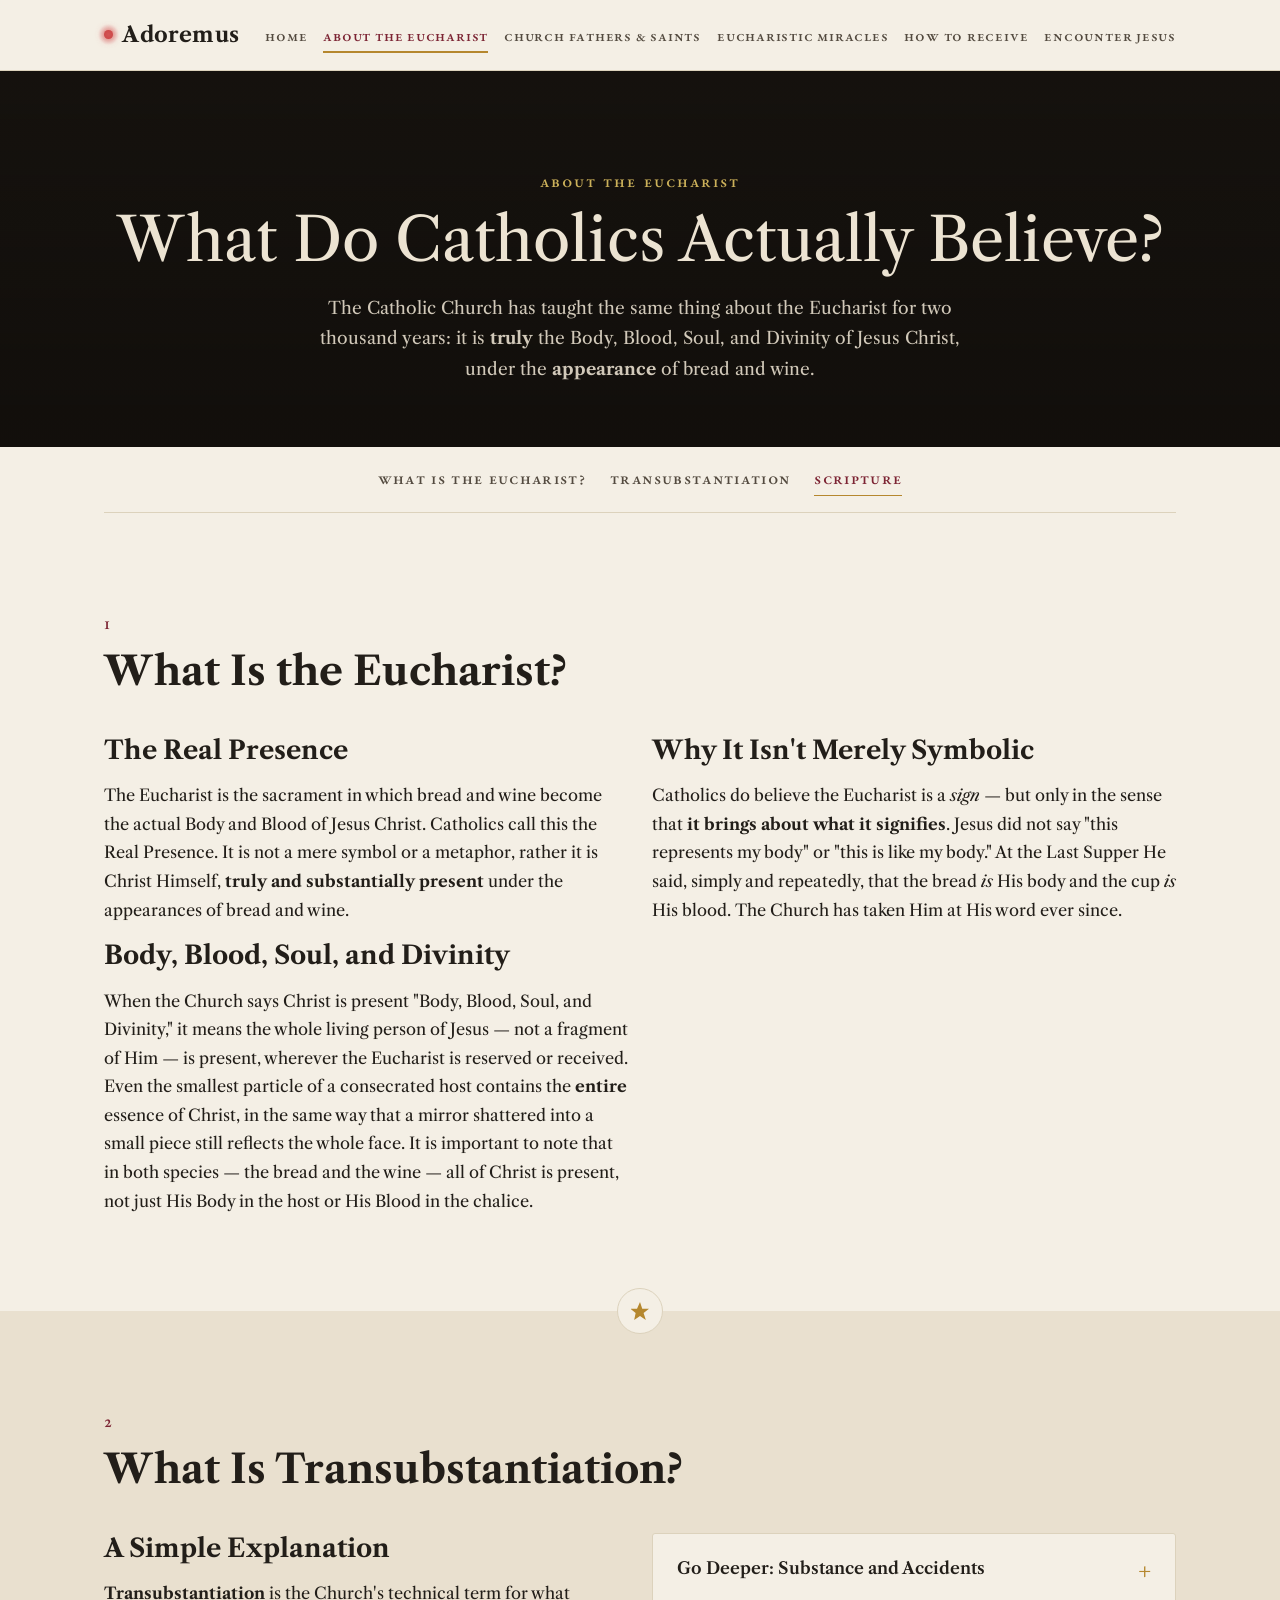
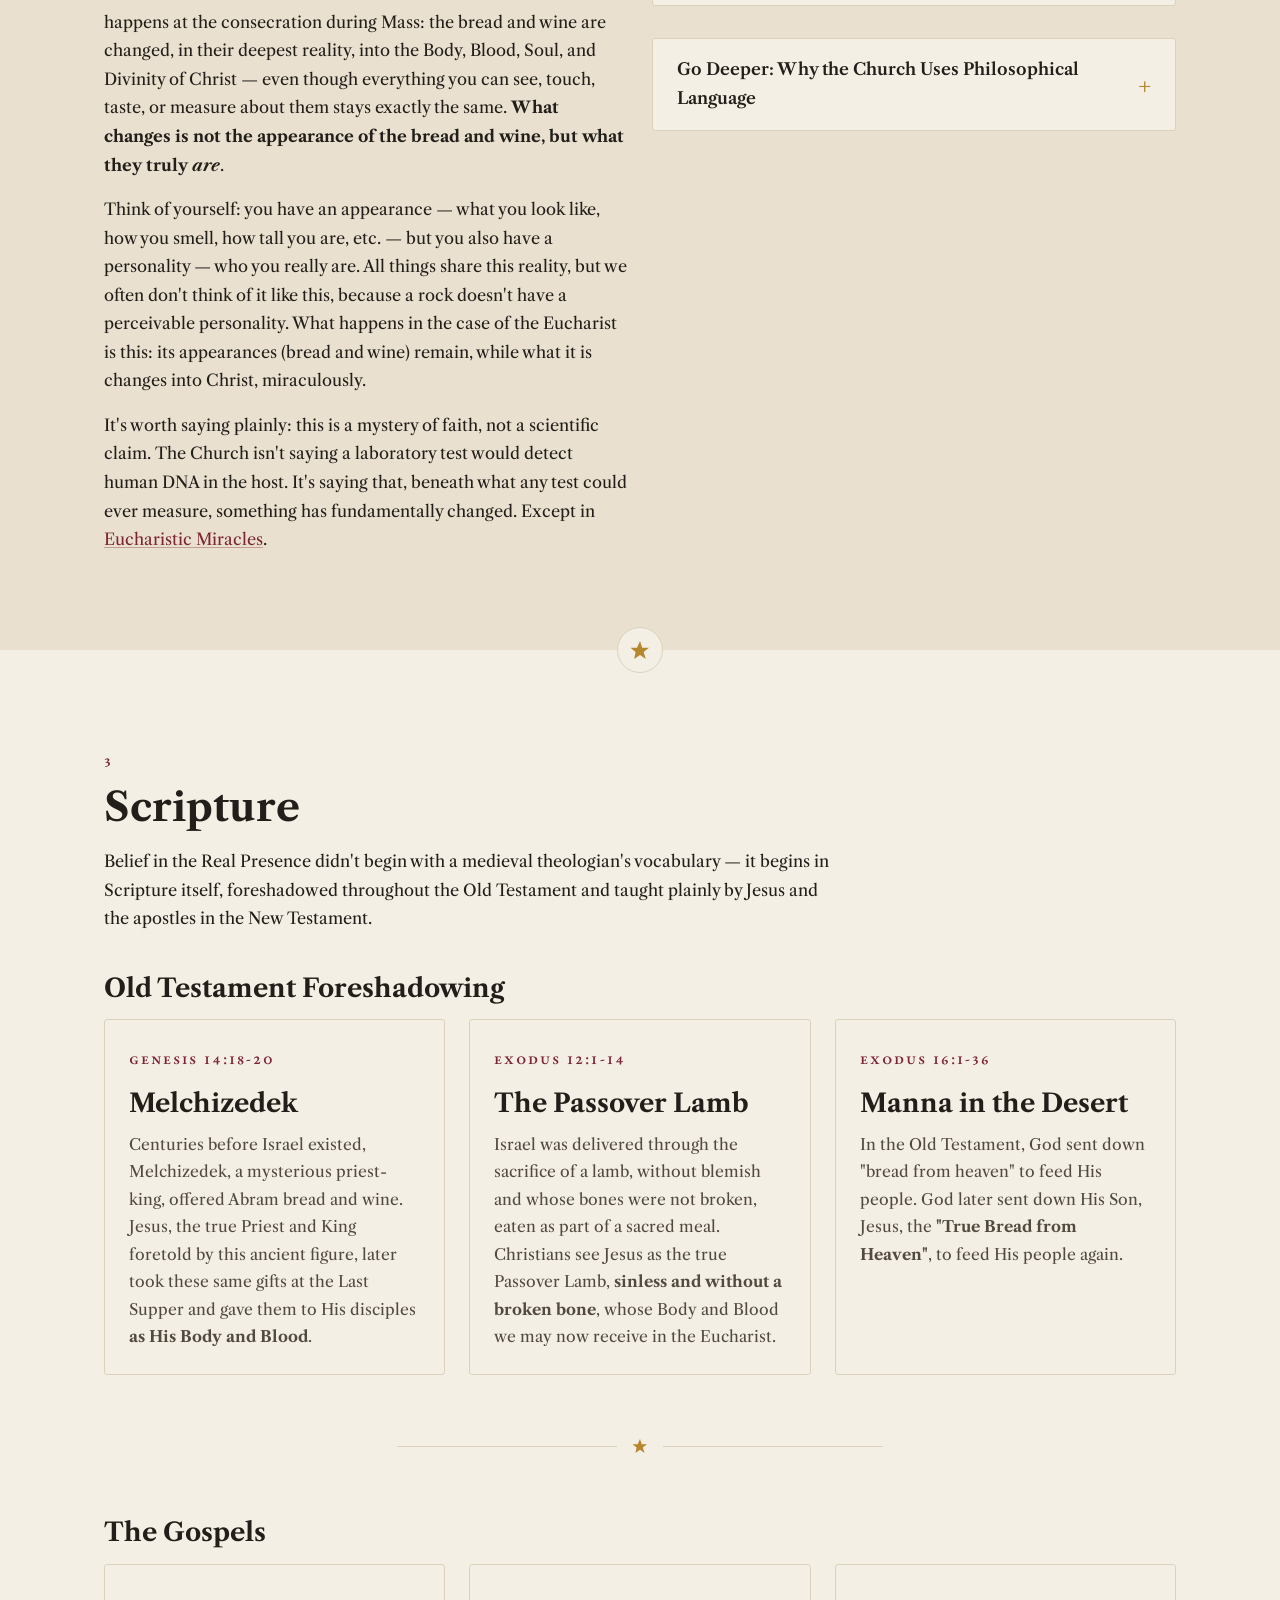
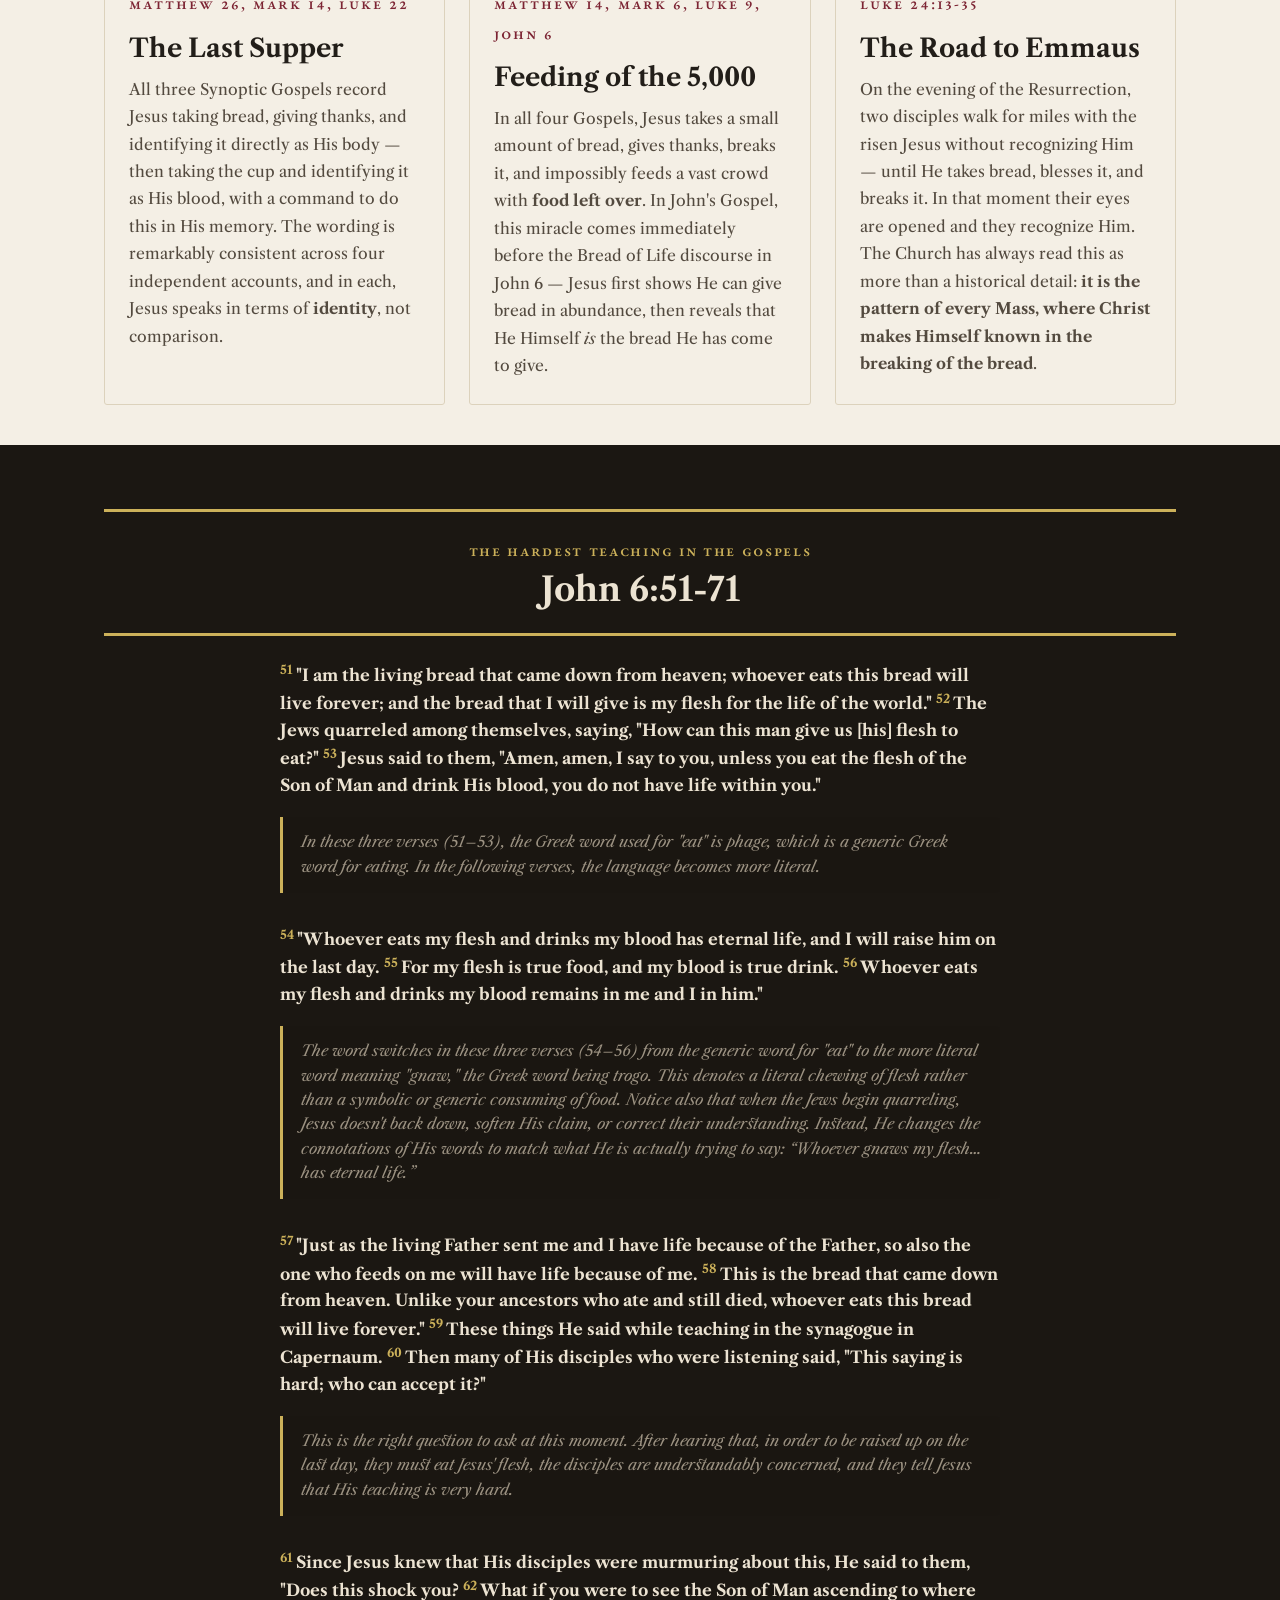
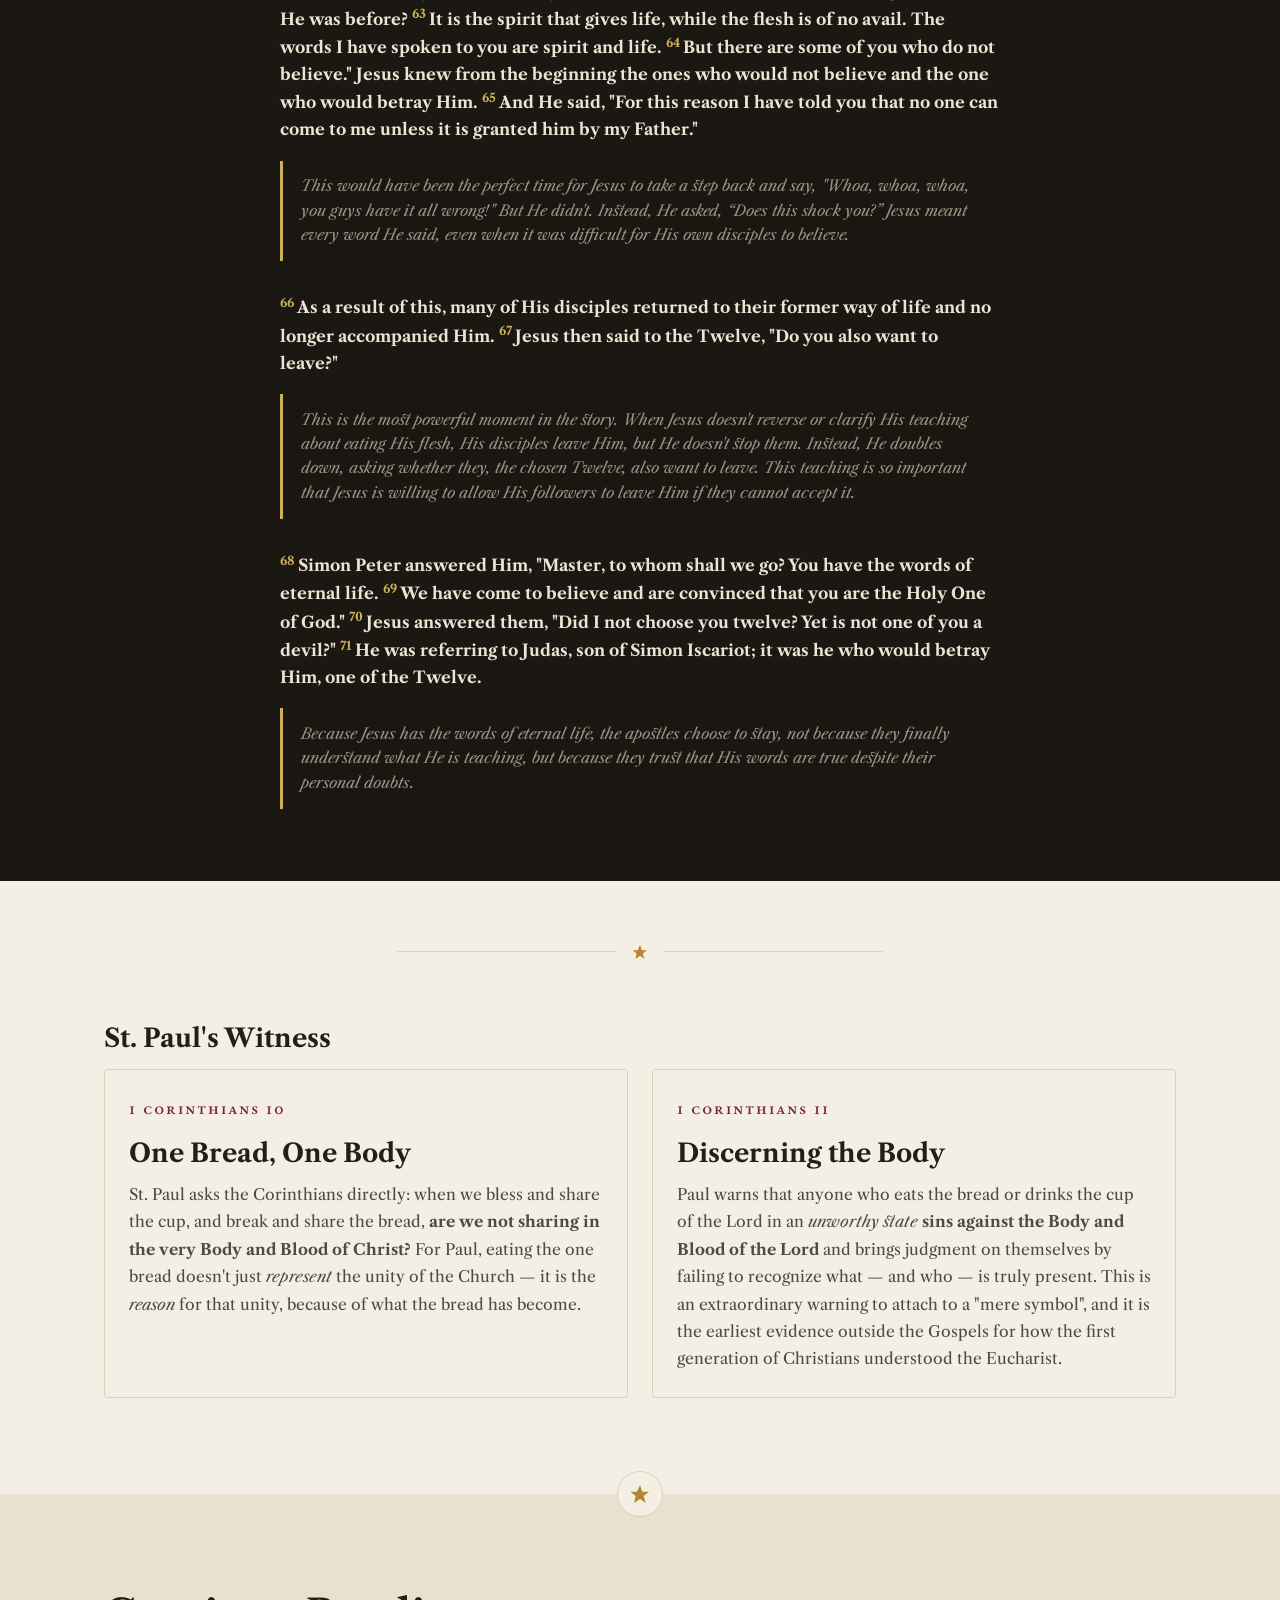
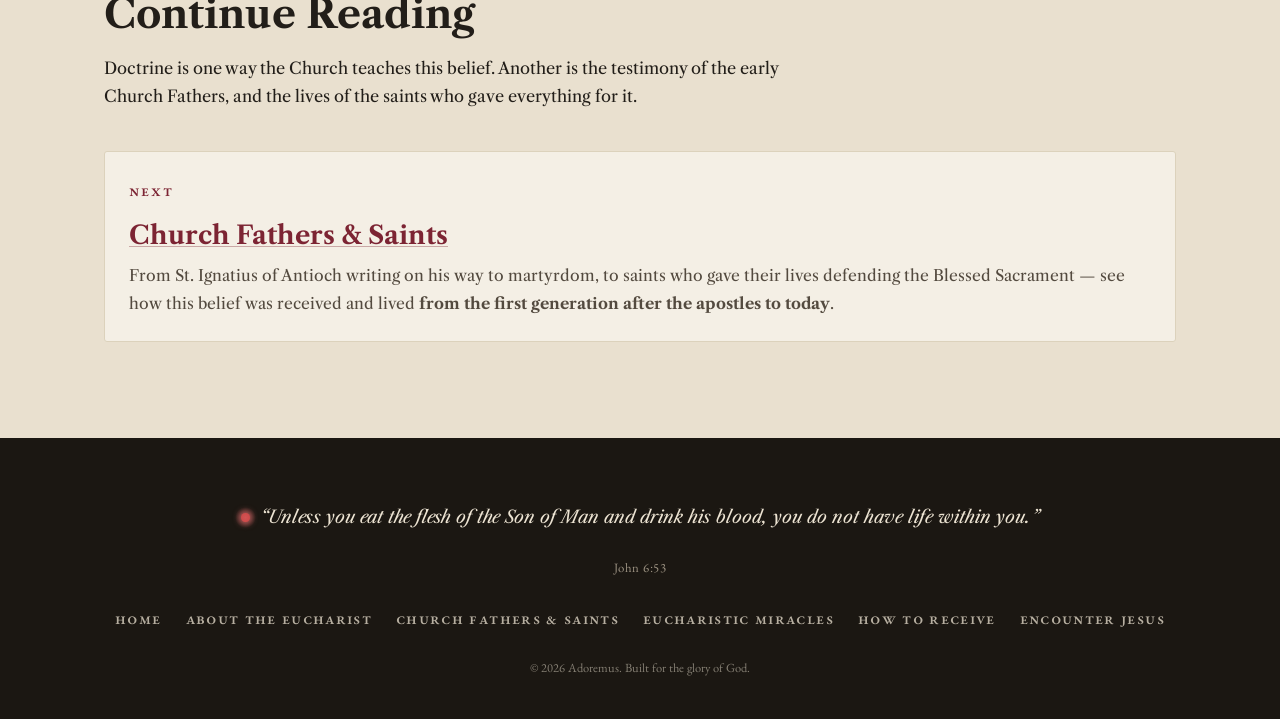
<file: about-eucharist.html>
<!DOCTYPE html>
<html lang="en">
<head>
  <meta charset="UTF-8">
  <meta name="viewport" content="width=device-width, initial-scale=1.0">
  <title>About the Eucharist | Adoremus</title>
  <meta name="description" content="What Catholics believe about the Real Presence of Christ in the Eucharist, transubstantiation, and the scriptural roots of this belief.">
  <link rel="preconnect" href="https://fonts.googleapis.com">
  <link rel="preconnect" href="https://fonts.gstatic.com" crossorigin>
  <link href="https://fonts.googleapis.com/css2?family=Libre+Caslon+Text:ital,wght@0,400;0,700;1,400&family=EB+Garamond:ital,wght@0,400;0,500;0,600;1,400&display=swap" rel="stylesheet">
  <link rel="stylesheet" href="css/style.css">
</head>
<body>

  <div id="site-header"></div>

  <main>

    <header class="page-header page-header--about has-banner">
      <div class="container">
        <span class="eyebrow eyebrow--on-dark">About the Eucharist</span>
        <h1>What Do Catholics Actually Believe?</h1>
        <p>
          The Catholic Church has taught the same thing about the
          Eucharist for two thousand years: it is <b>truly</b> the Body, Blood, Soul, and Divinity of Jesus Christ, under the <b>appearance</b> of bread and wine.
        </p>
      </div>
    </header>

    <div class="container">
      <nav class="subnav" aria-label="On this page">
        <a href="#what-is-the-eucharist">What Is the Eucharist?</a>
        <a href="#transubstantiation">Transubstantiation</a>
        <a href="#scripture">Scripture</a>
      </nav>
    </div>

    <!-- WHAT IS THE EUCHARIST -->
    <section class="section" id="what-is-the-eucharist">
      <div class="container">
        <div class="section-header is-left">
          <span class="eyebrow">1</span>
          <h2>What Is the Eucharist?</h2>
        </div>

        <div class="grid grid--2">
          <div>
            <h3>The Real Presence</h3>
            <p>
              The Eucharist is the sacrament in which bread and wine become the actual Body and Blood of
              Jesus Christ. Catholics call this the Real
              Presence. It is not a mere symbol or a
              metaphor, rather it is Christ Himself, <strong>truly and substantially present</strong>
              under the appearances of bread and wine.
            </p>

            <h3>Body, Blood, Soul, and Divinity</h3>
            <p>
              When the Church says Christ is present "Body, Blood, Soul, and
              Divinity," it means the whole living person of Jesus &mdash;
              not a fragment of Him &mdash; is present, wherever the
              Eucharist is reserved or received. Even the smallest particle
              of a consecrated host contains the <b>entire</b> essence of Christ, in the same
              way that a mirror shattered into a small piece still reflects the
              whole face. It is important to note that in both species &mdash; the bread and the wine &mdash;
              all of Christ is present, not just His Body in the host or His Blood in the chalice.
            </p>
          </div>

          <div>
            <h3>Why It Isn't Merely Symbolic</h3>
            <p>
              Catholics do believe the Eucharist is a <em>sign</em> &mdash;
              but only in the sense that <strong>it brings about what it signifies</strong>.
              Jesus did not say "this represents my body" or "this is like
              my body." At the Last Supper He said, simply and repeatedly,
              that the bread <em>is</em> His body and the cup <em>is</em>
              His blood. The Church has taken Him at His word ever since.
            </p>

            
          </div>
        </div>
      </div>
    </section>

    <!-- TRANSUBSTANTIATION -->
    <section class="section section--alt" id="transubstantiation">
      <div class="container">
        <div class="section-header is-left">
          <span class="eyebrow">2</span>
          <h2>What Is Transubstantiation?</h2>
        </div>

        <div class="grid grid--2">
          <div>
            <h3>A Simple Explanation</h3>
            <p>
              <strong>Transubstantiation</strong> is the Church's technical
              term for what happens at the consecration during Mass: the
              bread and wine are changed, in their deepest reality, into the
              Body, Blood, Soul, and Divinity of Christ &mdash; even though everything you can
              see, touch, taste, or measure about them stays exactly the
              same. <strong>What changes is not the appearance of the bread and
              wine, but what they truly <em>are</em></strong>. 
              </p>
            <p>
              Think of yourself: you have an appearance &mdash; what 
              you look like, how you smell, how tall you are, etc. &mdash; 
              but you also have a personality &mdash; who you really are. 
              All things share this reality, but we often don't think of it like this, 
              because a rock doesn't have a perceivable personality. What happens in the case of the Eucharist is this:
              its appearances (bread and wine) remain, while what it is changes into Christ, miraculously.
            </p>
            <p>
              It's worth saying plainly: this is a mystery of faith, not a
              scientific claim. The Church isn't saying a laboratory test
              would detect human DNA in the host. It's saying that, beneath
              what any test could ever measure, something has fundamentally
              changed. <strongb>Except</strongb> in <a href="eucharistic-miracles.html">Eucharistic Miracles</a>.
            </p>
          </div>

          <div class="stack">
            <details class="accordion-item">
              <summary>Go Deeper: Substance and Accidents</summary>
              <div class="accordion-body">
                <p>
                  Medieval theologians borrowed two terms from philosophy to
                  describe this change: <strong>substance</strong> (what a
                  thing fundamentally <em>is</em>) and
                    <strong>accidents</strong> (its observable qualities &mdash;
                  color, taste, weight, chemical makeup). At the
                  consecration, the substance of the bread and wine becomes
                  the substance of Christ's Body and Blood, while the
                  accidents &mdash; everything measurable &mdash; remain
                  those of bread and wine. To learn more about substance and accidents, <a href="https://aquinasonline.com/substance-and-accident/">click here</a>.
                </p>
              </div>
            </details>

            <details class="accordion-item">
              <summary>Go Deeper: Why the Church Uses Philosophical Language</summary>
              <div class="accordion-body">
                <p>
                  The Church doesn't use this vocabulary because the
                  Eucharist is a science experiment or a philosophy lecture.
                  The precise language exists to <b>protect</b> the mystery from
                  being explained away in either direction &mdash; either
                  reducing the Eucharist to "just a symbol", or imagining
                  some kind of physical transformation that a microscope
                  could detect. The words are there to support something
                  that ultimately exceeds them. 
                </p>
              </div>
            </details>
          </div>
        </div>
      </div>
    </section>

    <!-- SCRIPTURE -->
    <section class="section" id="scripture">
      <div class="container">
        <div class="section-header is-left">
          <span class="eyebrow">3</span>
          <h2>Scripture</h2>
          <p>
            Belief in the Real Presence didn't begin with a medieval
            theologian's vocabulary &mdash; it begins in Scripture itself,
            foreshadowed throughout the Old Testament and taught plainly by
            Jesus and the apostles in the New Testament.
          </p>
        </div>

        <!-- Old Testament -->
        <h3>Old Testament Foreshadowing</h3>
        <div class="grid grid--3">
          <div class="card">
            <span class="eyebrow">Genesis 14:18-20</span>
            <h3>Melchizedek</h3>
            <p>
              Centuries before Israel existed, Melchizedek, a mysterious priest-king, offered Abram bread and wine. 
              Jesus, the true Priest and King foretold by this ancient figure, later took these same gifts at the Last Supper 
              and gave them to His disciples <b>as His Body and Blood</b>.
            </p>
          </div>
          <div class="card">
            <span class="eyebrow">Exodus 12:1-14</span>
            <h3>The Passover Lamb</h3>
            <p>
              Israel was delivered through the sacrifice of a lamb, 
              without blemish and whose bones were not broken, eaten as part of a sacred meal. 
              Christians see Jesus as the true Passover Lamb, <b>sinless and without a broken bone</b>, whose 
              Body and Blood we may now receive in the Eucharist.
            </p>
          </div>
          <div class="card">
            <span class="eyebrow">Exodus 16:1-36</span>
            <h3>Manna in the Desert</h3>
            <p>
              In the Old Testament, God sent down "bread from heaven" to feed His people.
              God later sent down His Son, Jesus, the <b>"True Bread from Heaven"</b>, to feed His people again.
            </p>
          </div>
        </div>

        <div class="divider" role="presentation">
          <svg viewBox="0 0 24 24" fill="currentColor"><path d="M12 0l3 9h9l-7.2 5.5L19.8 24 12 18.5 4.2 24l2-9.5L-1 9h9z"/></svg>
        </div>

       
      <!-- The Gospels -->
<h3>The Gospels</h3>
<div class="grid grid--3">
  <div class="card">
    <span class="eyebrow">Matthew 26, Mark 14, Luke 22</span>
    <h3>The Last Supper</h3>
    <p>
      All three Synoptic Gospels record Jesus taking bread, giving
      thanks, and identifying it directly as His body &mdash; then
      taking the cup and identifying it as His blood, with a command
      to do this in His memory. The wording is remarkably consistent
      across four independent accounts, and in each, Jesus speaks in
      terms of <b>identity</b>, not comparison.
    </p>
  </div>
  <div class="card">
    <span class="eyebrow">Matthew 14, Mark 6, Luke 9, John 6</span>
    <h3>Feeding of the 5,000</h3>
    <p>
      In all four Gospels, Jesus takes a small amount of bread,
      gives thanks, breaks it, and impossibly feeds a
      vast crowd with <b>food left over</b>. In John's Gospel, this miracle
      comes immediately before the Bread of Life discourse in John
      6 &mdash; Jesus first shows He can give bread in abundance,
      then reveals that He Himself <em>is</em> the bread He has come
      to give.
    </p>
  </div>
  <div class="card">
    <span class="eyebrow">Luke 24:13-35</span>
    <h3>The Road to Emmaus</h3>
    <p>
      On the evening of the Resurrection, two disciples walk for
      miles with the risen Jesus without recognizing Him &mdash;
      until He takes bread, blesses it, and breaks it. In that
      moment their eyes are opened and they recognize Him. The
      Church has always read this as more than a historical detail:
      <b>it is the pattern of every Mass, where Christ makes Himself
      known in the breaking of the bread</b>.
    </p>
  </div>
</div>
<!-- John 6:51–71: standalone, distinct section -->

 
<div class="hardest-teaching">
  <div class="verse-banner">
    <p class="verse-banner-label">
      The Hardest Teaching in the Gospels
    </p>
    <h3 class="verse-banner-title">
      John 6:51-71
    </h3>
  </div>
 
  <div class="measure-narrow">
 
    <p class="jn6-verse"><strong>
      <sup>51</sup>"I am the living bread that came down from heaven; whoever eats this bread will live forever; and the bread that I will give is my flesh for the life of the world." <sup>52</sup>The Jews quarreled among themselves, saying, "How can this man give us [his] flesh to eat?" <sup>53</sup>Jesus said to them, "Amen, amen, I say to you, unless you eat the flesh of the Son of Man and drink His blood, you do not have life within you."
    </strong></p>
 
    <div class="jn6-commentary-wrap">
      <p class="jn6-commentary">
        In these three verses (51&ndash;53), the Greek word used for "eat" is <i>phage</i>, which is a generic Greek word for eating. In the following verses, the language becomes more literal.
      </p>
    </div>
 
    <p class="jn6-verse"><strong>
      <sup>54</sup>"Whoever eats my flesh and drinks my blood has eternal life, and I will raise him on the last day. <sup>55</sup>For my flesh is true food, and my blood is true drink. <sup>56</sup>Whoever eats my flesh and drinks my blood remains in me and I in him."
    </strong></p>
 
    <div class="jn6-commentary-wrap">
      <p class="jn6-commentary">
        The word switches in these three verses (54&ndash;56) from the generic word for "eat" to the more literal word meaning "gnaw," the Greek word being <i>trogo</i>. This denotes a literal chewing of flesh rather than a symbolic or generic consuming of food. Notice also that when the Jews begin quarreling, Jesus doesn't back down, soften His claim, or correct their understanding. Instead, He changes the connotations of His words to match what He is actually trying to say: <q>Whoever gnaws my flesh&hellip; has eternal life.</q>
      </p>
    </div>
 
    <p class="jn6-verse"><strong>
      <sup>57</sup>"Just as the living Father sent me and I have life because of the Father, so also the one who feeds on me will have life because of me. <sup>58</sup>This is the bread that came down from heaven. Unlike your ancestors who ate and still died, whoever eats this bread will live forever." <sup>59</sup>These things He said while teaching in the synagogue in Capernaum. <sup>60</sup>Then many of His disciples who were listening said, "This saying is hard; who can accept it?"
    </strong></p>
 
    <div class="jn6-commentary-wrap">
      <p class="jn6-commentary">
        This is the right question to ask at this moment. After hearing that, in order to be raised up on the last day, they must eat Jesus' flesh, the disciples are understandably concerned, and they tell Jesus that His teaching is very hard.
      </p>
    </div>
 
    <p class="jn6-verse"><strong>
      <sup>61</sup>Since Jesus knew that His disciples were murmuring about this, He said to them, "Does this shock you?
      <sup>62</sup>What if you were to see the Son of Man ascending to where He was before?
      <sup>63</sup>It is the spirit that gives life, while the flesh is of no avail. The words I have spoken to you are spirit and life.
      <sup>64</sup>But there are some of you who do not believe."
      Jesus knew from the beginning the ones who would not believe and the one who would betray Him.
      <sup>65</sup>And He said, "For this reason I have told you that no one can come to me unless it is granted him by my Father."
    </strong></p>
 
    <div class="jn6-commentary-wrap">
      <p class="jn6-commentary">
        This would have been the perfect time for Jesus to take a step back and say, "Whoa, whoa, whoa, you guys have it all wrong!" But He didn't. Instead, He asked, <q>Does this shock you?</q> Jesus meant every word He said, even when it was difficult for His own disciples to believe.
      </p>
    </div>
 
    <p class="jn6-verse"><strong>
      <sup>66</sup>As a result of this, many of His disciples returned to their former way of life and no longer accompanied Him.
      <sup>67</sup>Jesus then said to the Twelve, "Do you also want to leave?"
    </strong></p>
 
    <div class="jn6-commentary-wrap">
      <p class="jn6-commentary">
        This is the most powerful moment in the story. When Jesus doesn't reverse or clarify His teaching about eating His flesh, His disciples leave Him, but He doesn't stop them. Instead, He doubles down, asking whether they, the chosen Twelve, also want to leave. This teaching is so important that Jesus is willing to allow His followers to leave Him if they cannot accept it.
      </p>
    </div>
 
    <p class="jn6-verse"><strong>
      <sup>68</sup>Simon Peter answered Him, "Master, to whom shall we go? You have the words of eternal life.
      <sup>69</sup>We have come to believe and are convinced that you are the Holy One of God."
      <sup>70</sup>Jesus answered them, "Did I not choose you twelve? Yet is not one of you a devil?"
      <sup>71</sup>He was referring to Judas, son of Simon Iscariot; it was he who would betray Him, one of the Twelve.
    </strong></p>
 
    <div class="jn6-commentary-wrap">
      <p class="jn6-commentary">
        Because Jesus has the words of eternal life, the apostles choose to stay, not because they finally understand what He is teaching, but because they trust that His words are true despite their personal doubts.
      </p>
    </div>
 
  </div>
</div>
 
<div class="divider" role="presentation">
  <svg viewBox="0 0 24 24" fill="currentColor"><path d="M12 0l3 9h9l-7.2 5.5L19.8 24 12 18.5 4.2 24l2-9.5L-1 9h9z"/></svg>
</div>
        <!-- St Paul -->
        <h3>St. Paul's Witness</h3>
        <div class="grid grid--2">
          <div class="card">
            <span class="eyebrow">1 Corinthians 10</span>
            <h3>One Bread, One Body</h3>
            <p>
              St. Paul asks the Corinthians directly: when we bless and share
              the cup, and break and share the bread, <b>are we not sharing in
              the very Body and Blood of Christ?</b> For Paul, eating the one
              bread doesn't just <em>represent</em> the unity of the Church
              &mdash; it is the <em>reason</em> for that unity, because of what the
              bread has become.
            </p>
          </div>
          <div class="card">
            <span class="eyebrow">1 Corinthians 11</span>
            <h3>Discerning the Body</h3>
            <p>
              Paul warns that anyone who eats the bread or drinks the cup of
              the Lord in an <em>unworthy state</em> <b>sins against the Body and Blood
              of the Lord</b> and brings judgment on themselves by failing to
              recognize what &mdash; and who &mdash; is truly present. This is
              an extraordinary warning to attach to a "mere symbol", and it
              is the earliest evidence outside the Gospels for how the first
              generation of Christians understood the Eucharist.
            </p>
          </div>
        </div>
      </div>
    </section>

    <!-- CONTINUE READING -->
    <section class="section section--alt">
      <div class="container">
        <div class="section-header is-left">
          <h2>Continue Reading</h2>
          <p>
            Doctrine is one way the Church teaches this belief. Another is the
            testimony of the early Church Fathers, and the lives of the
            saints who gave everything for it.
          </p>
        </div>
        <div class="card">
          <span class="eyebrow">Next</span>
          <h3><a href="church-fathers-saints.html">Church Fathers &amp; Saints</a></h3>
          <p> From St. Ignatius of Antioch writing on his way to martyrdom, to saints who gave their lives defending the Blessed Sacrament &mdash; see how this belief was received and lived <strong>from the first generation after the apostles to today</strong>. </p>
        </div>
      </div>
    </section>

  </main>

  <div id="site-footer"></div>

  <script src="js/nav.js"></script>
</body>
</html>
</file>
<file: css/style.css>
/* Adoremus design system v1.1: Libre Caslon Text + EB Garamond. Tokens live in :root; see adoremus-design-system.html */

/* 1. DESIGN TOKENS */
:root {
  --color-ink: #221E19;
  --color-ink-soft: #534A3F;
  --color-parchment: #F4EFE5;
  --color-parchment-deep: #E9E0CF;
  --color-parchment-line: #DCD2BC;
  --color-gold: #B5872E;
  --color-gold-bright: #ccb15a;
  --color-cardinal: #7C2433;
  --color-stone: #9C9282;
  --color-night: #1B1712;
  --color-night-deep: #100D0A;
  --color-night-text: #ECE3D2;
  --color-red-bright: #c93a3a;
  --color-mist: #E7E5DF;
  --font-display: 'Libre Caslon Text', 'Iowan Old Style', Georgia, serif;
  --font-body: 'Libre Caslon Text', Georgia, 'Times New Roman', serif;
  --font-ui: 'EB Garamond', 'Iowan Old Style', Georgia, serif;
  --container: 1120px;
  --container-narrow: 760px;
  --radius: 3px;
  --space-1: 0.5rem;
  --space-2: 1rem;
  --space-3: 1.5rem;
  --space-4: 2.5rem;
  --space-5: 4rem;
  --space-6: 6rem;
  --ease: cubic-bezier(0.4, 0, 0.2, 1);
  --color-gold-deep: #8A6420;
  --color-stone-deep: #6F6657;
  --color-night-lift: #2A2319;
}

/* 2. RESET & BASE */
*,
*::before,
*::after {
  box-sizing: border-box;
}
html {
  scroll-behavior: smooth;
  scroll-padding-top: 90px;
}
body {
  margin: 0;
  font-family: var(--font-body);
  font-size: 1.02rem;
  line-height: 1.75;
  color: var(--color-ink);
  background-color: var(--color-parchment);
  -webkit-font-smoothing: antialiased;
}
img {
  max-width: 100%;
  display: block;
}
a {
  color: var(--color-cardinal);
  text-decoration: underline;
  text-decoration-thickness: 1px;
  text-underline-offset: 2px;
  text-decoration-color: rgba(124, 36, 51, 0.35);
  transition: color 0.2s var(--ease), text-decoration-color 0.2s var(--ease);
}
a:hover {
  color: var(--color-gold-deep);
  text-decoration-color: currentColor;
}
a:focus-visible,
button:focus-visible,
input:focus-visible,
select:focus-visible,
summary:focus-visible {
  outline: 2px solid var(--color-cardinal);
  outline-offset: 3px;
  border-radius: var(--radius);
}

/* 3. TYPOGRAPHY */
h1,
h2,
h3,
h4,
h5 {
  font-family: var(--font-display);
  font-weight: 700;
  line-height: 1.2;
  color: var(--color-ink);
  margin: 0 0 var(--space-2);
}
h1 {
  font-size: clamp(2.4rem, 5vw, 3.8rem);
  font-weight: 400;
}
h2 {
  font-size: clamp(1.8rem, 3.4vw, 2.5rem);
}
h3 {
  font-size: clamp(1.3rem, 2.4vw, 1.6rem);
}
h4 {
  font-size: 1.2rem;
  font-family: var(--font-ui);
  font-weight: 500;
  text-transform: none;
  font-variant-caps: all-small-caps;
  letter-spacing: 0.06em;
  color: var(--color-cardinal);
}
p {
  margin: 0 0 var(--space-2);
}
p:last-child {
  margin-bottom: 0;
}
.lede {
  font-size: 1.2rem;
  color: var(--color-ink-soft);
  max-width: 42rem;
}
.section--night .lede {
  color: rgba(236, 227, 210, 0.85);
}
.eyebrow {
  font-family: var(--font-ui);
  font-size: 1.05rem;
  font-weight: 500;
  letter-spacing: 0.12em;
  text-transform: none;
  font-variant-caps: all-small-caps;
  color: var(--color-cardinal);
  display: inline-block;
  margin-bottom: var(--space-1);
}
.eyebrow--on-dark {
  color: var(--color-gold-bright);
}
blockquote.scripture {
  font-family: var(--font-display);
  font-style: italic;
  font-size: 1.4rem;
  line-height: 1.5;
  color: var(--color-ink);
  border: none;
  margin: var(--space-3) 0;
  padding-left: var(--space-3);
  border-left: 2px solid var(--color-gold);
}
blockquote.scripture cite {
  display: block;
  font-family: var(--font-ui);
  font-style: normal;
  font-size: 1.05rem;
  letter-spacing: 0.12em;
  text-transform: none;
  font-variant-caps: all-small-caps;
  color: var(--color-ink-soft);
  margin-top: var(--space-1);
}

/* 4. LAYOUT UTILITIES */
.container {
  max-width: var(--container);
  margin: 0 auto;
  padding: 0 var(--space-3);
}
.section {
  padding: var(--space-6) 0;
}
.section--alt {
  background-color: var(--color-parchment-deep);
}
.section--mist {
  background-color: var(--color-mist);
}
.section--mist .card {
  background: var(--color-parchment);
}
.section--night {
  background-color: var(--color-night);
  color: var(--color-night-text);
}
.section--night h1,
.section--night h2,
.section--night h3,
.section--night strong {
  color: var(--color-night-text);
}
.section--night a {
  color: var(--color-gold-bright);
}
.section-header {
  max-width: 46rem;
  margin: 0 auto var(--space-4);
  text-align: center;
}
.section-header.is-left {
  margin: 0 0 var(--space-4);
  text-align: left;
}
.grid {
  display: grid;
  gap: var(--space-3);
}
.grid--2 {
  grid-template-columns: repeat(2, 1fr);
}
.grid--3 {
  grid-template-columns: repeat(3, 1fr);
}
.grid--4 {
  grid-template-columns: repeat(4, 1fr);
}
@media (max-width: 880px) {
  .grid--3,
  .grid--4 {
    grid-template-columns: repeat(2, 1fr);
  }
}
@media (max-width: 600px) {
  .grid--2,
  .grid--3,
  .grid--4 {
    grid-template-columns: 1fr;
  }
}
.divider {
  display: flex;
  align-items: center;
  justify-content: center;
  gap: var(--space-2);
  margin: var(--space-5) 0;
  color: var(--color-gold);
}
.divider::before,
.divider::after {
  content: '';
  height: 1px;
  width: 100%;
  max-width: 220px;
  background: var(--color-parchment-line);
}
.divider svg {
  width: 14px;
  height: 14px;
  flex-shrink: 0;
}
.section--night .divider::before,
.section--night .divider::after {
  background: rgba(236, 227, 210, 0.18);
}
.lamp {
  position: relative;
  display: inline-block;
  width: 0.55rem;
  height: 0.55rem;
  border-radius: 50%;
  background: var(--color-red-bright);
  box-shadow: 0 0 6px 2px rgba(217, 106, 106, 0.7);
  flex-shrink: 0;
}
.lamp::after {
  content: '';
  position: absolute;
  inset: -6px;
  border-radius: 50%;
  background: radial-gradient(circle, rgba(217, 106, 106, 0.55) 0%, transparent 70%);
  animation: lamp-breathe 4.5s ease-in-out infinite;
}
@keyframes lamp-breathe { 0%, 100% { opacity: 0.55; transform: scale(0.9); } 50% { opacity: 1; transform: scale(1.15); } }
@media (prefers-reduced-motion: reduce) {
  .lamp::after {
    animation: none;
  }
  html {
    scroll-behavior: auto;
  }
}
body.is-good-friday .lamp {
  background: var(--color-stone);
  box-shadow: none;
}
body.is-good-friday .lamp::after {
  content: none;
}

/* 6. HEADER & NAVIGATION */
.site-header {
  position: sticky;
  top: 0;
  z-index: 100;
  background: rgba(244, 239, 229, 0.92);
  backdrop-filter: blur(6px);
  border-bottom: 1px solid var(--color-parchment-line);
}
.header-inner {
  display: flex;
  align-items: center;
  justify-content: space-between;
  padding-top: var(--space-2);
  padding-bottom: var(--space-2);
  gap: var(--space-3);
}
.wordmark {
  display: flex;
  align-items: center;
  gap: 0.6rem;
  font-family: var(--font-display);
  font-weight: 700;
  font-size: 1.35rem;
  color: var(--color-ink);
  text-decoration: none;
  letter-spacing: 0.01em;
  white-space: nowrap;
}
.wordmark:hover {
  color: var(--color-cardinal);
}
.site-nav {
  display: flex;
  align-items: center;
}
.nav-list {
  list-style: none;
  display: flex;
  align-items: center;
  gap: 1rem;
  margin: 0;
  padding: 0;
}
.nav-list a {
  font-family: var(--font-ui);
  font-size: 0.97rem;
  font-weight: 500;
  letter-spacing: 0.05em;
  text-transform: none;
  font-variant-caps: all-small-caps;
  text-decoration: none;
  color: var(--color-ink-soft);
  padding: 0.35rem 0;
  white-space: nowrap;
  border-bottom: 2px solid transparent;
  transition: color 0.2s var(--ease), border-color 0.2s var(--ease);
}
.nav-list a:hover {
  color: var(--color-cardinal);
}
.nav-list a[aria-current="page"] {
  color: var(--color-cardinal);
  border-bottom-color: var(--color-gold);
}
.nav-toggle {
  display: none;
  flex-direction: column;
  justify-content: center;
  gap: 5px;
  width: 36px;
  height: 36px;
  border: none;
  background: transparent;
  cursor: pointer;
  padding: 0;
}
.nav-toggle span {
  display: block;
  width: 100%;
  height: 2px;
  background: var(--color-ink);
  border-radius: 1px;
  transition: transform 0.25s var(--ease), opacity 0.25s var(--ease);
}
@media (max-width: 1150px) {
  .nav-toggle {
    display: flex;
  }
  .site-nav {
    position: absolute;
    top: 100%;
    left: 0;
    right: 0;
    background: var(--color-parchment);
    border-bottom: 1px solid var(--color-parchment-line);
    max-height: 0;
    overflow: hidden;
    transition: max-height 0.3s var(--ease);
  }
  .site-nav.is-open {
    max-height: 70vh;
    overflow-y: auto;
  }
  .nav-list {
    flex-direction: column;
    align-items: flex-start;
    gap: 0;
    padding: var(--space-2) var(--space-3) var(--space-3);
  }
  .nav-list li {
    width: 100%;
  }
  .nav-list a {
    display: block;
    padding: 0.7rem 0;
    border-bottom: 1px solid var(--color-parchment-line);
  }
  .nav-list a[aria-current="page"] {
    border-bottom: 1px solid var(--color-parchment-line);
  }
  .site-nav.is-open ~ .nav-toggle span:nth-child(1),
  .nav-toggle[aria-expanded="true"] span:nth-child(1) {
    transform: translateY(7px) rotate(45deg);
  }
  .nav-toggle[aria-expanded="true"] span:nth-child(2) {
    opacity: 0;
  }
  .nav-toggle[aria-expanded="true"] span:nth-child(3) {
    transform: translateY(-7px) rotate(-45deg);
  }
}

/* 7. HERO (homepage) */
.hero {
  background: radial-gradient(circle at 50% 38%, 
var(--color-night-lift) 0%, var(--color-night) 55%, var(--color-night-deep) 100%);
  color: var(--color-night-text);
  padding: var(--space-6) 0 var(--space-5);
  text-align: center;
  overflow: hidden;
}
.hero-inner {
  display: flex;
  flex-direction: column;
  align-items: center;
}
.host-visual {
  position: relative;
  width: clamp(180px, 28vw, 260px);
  height: clamp(180px, 28vw, 260px);
  margin-bottom: var(--space-4);
}
.host-visual::before {
  content: '';
  position: absolute;
  inset: 0;
  border-radius: 50%;
  background: repeating-conic-gradient(
    from 0deg,
    rgba(217, 179, 106, 0.85) 0deg 3deg,
    transparent 3deg 15deg
  );
  -webkit-mask: radial-gradient(circle, transparent 32%, #000 33%);
  mask: radial-gradient(circle, transparent 32%, #000 33%);
  opacity: 0.9;
  animation: rays-turn 90s linear infinite;
}
@keyframes rays-turn { to { transform: rotate(360deg); } }
@media (prefers-reduced-motion: reduce) {
  .host-visual::before {
    animation: none;
  }
}
.host-visual::after {
  content: '';
  position: absolute;
  inset: 18%;
  border-radius: 50%;
  background: radial-gradient(circle at 50% 42%, 
#FBF6EA 0%, 
#EFE4CC 65%, 
#DCCBA4 100%);
  box-shadow: 0 0 40px 10px rgba(217, 179, 106, 0.35),
    inset 0 0 0 2px rgba(124, 36, 51, 0.18);
}
.host-visual .host-cross {
  position: absolute;
  inset: 0;
  display: flex;
  align-items: center;
  justify-content: center;
  z-index: 2;
}
.host-visual .host-cross svg {
  width: 40%;
  height: 40%;
  opacity: 0.6;
}
.hero h1 {
  font-style: italic;
  color: var(--color-night-text);
  margin-bottom: var(--space-1);
}
.hero cite {
  display: block;
  font-family: var(--font-ui);
  font-style: normal;
  font-size: 1.15rem;
  letter-spacing: 0.12em;
  text-transform: none;
  font-variant-caps: all-small-caps;
  color: var(--color-gold-bright);
  margin-bottom: var(--space-3);
}
.hero p {
  max-width: 38rem;
  margin: 0 auto var(--space-4);
  font-size: 1.15rem;
  color: rgba(236, 227, 210, 0.88);
}
.hero-actions {
  display: flex;
  flex-wrap: wrap;
  gap: var(--space-2);
  justify-content: center;
}

/* 8. BUTTONS */
.button {
  display: inline-flex;
  align-items: center;
  gap: 0.5rem;
  font-family: var(--font-ui);
  font-size: 1.05rem;
  font-weight: 500;
  letter-spacing: 0.1em;
  text-transform: none;
  font-variant-caps: all-small-caps;
  text-decoration: none;
  padding: 0.85rem 1.6rem;
  border: 1px solid var(--color-gold);
  border-radius: var(--radius);
  color: var(--color-night-text);
  background: transparent;
  cursor: pointer;
  transition: background 0.2s var(--ease), color 0.2s var(--ease), border-color 0.2s var(--ease);
}
.button:hover {
  background: var(--color-gold);
  color: var(--color-night-deep);
}
.button--solid {
  background: var(--color-cardinal);
  border-color: var(--color-cardinal);
  color: #fff;
}
.button--solid:hover {
  background: var(--color-gold);
  border-color: var(--color-gold);
  color: var(--color-ink);
}

/* 9. CARDS */
.card {
  background: var(--color-parchment);
  border: 1px solid var(--color-parchment-line);
  border-radius: var(--radius);
  padding: var(--space-3);
  display: flex;
  flex-direction: column;
  gap: var(--space-1);
  text-decoration: none;
  color: var(--color-ink);
  transition: border-color 0.2s var(--ease), transform 0.2s var(--ease), box-shadow 0.2s var(--ease);
}
.section--alt .card {
  background: var(--color-parchment);
}
a.card:hover {
  border-color: var(--color-gold);
  transform: translateY(-2px);
  box-shadow: 0 10px 24px -16px rgba(34, 30, 25, 0.35);
}
.card h3 {
  margin-bottom: 0.25rem;
}
.card p {
  color: var(--color-ink-soft);
  font-size: 0.98rem;
}
.card .eyebrow {
  margin-bottom: 0.4rem;
}
.media-placeholder--tall {
  min-height: 240px;
}

/* 10. CALLOUTS */
.callout {
  background: var(--color-parchment-deep);
  border-left: 3px solid var(--color-gold);
  border-radius: var(--radius);
  padding: var(--space-3);
  margin: var(--space-3) 0;
}
.callout h4 {
  margin-bottom: 0.5rem;
}

/* 11. TIMELINE (Early Church witnesses) */
.timeline {
  position: relative;
  margin: 0;
  padding-left: var(--space-4);
  border-left: 2px solid var(--color-parchment-line);
}
.timeline-item {
  position: relative;
  padding-bottom: var(--space-4);
}
.timeline-item:last-child {
  padding-bottom: 0;
}
.timeline-item::before {
  content: '';
  position: absolute;
  left: calc(-1 * var(--space-4) - 6px);
  top: 0.4rem;
  width: 11px;
  height: 11px;
  border-radius: 50%;
  background: var(--color-parchment);
  border: 2px solid var(--color-gold);
}
.timeline-item h3 {
  margin-bottom: 0.1rem;
}
.timeline-date {
  font-family: var(--font-ui);
  font-size: 1.05rem;
  font-weight: 500;
  letter-spacing: 0.12em;
  text-transform: none;
  font-variant-caps: all-small-caps;
  color: var(--color-ink-soft);
  display: block;
  margin-bottom: 0.5rem;
}
.timeline-item blockquote.scripture {
  font-size: 1.1rem;
  margin: 0.75rem 0;
}

/* 12. ACCORDION (FAQ  "Go Deeper" panels  miracle entries) */
details.accordion-item {
  border: 1px solid var(--color-parchment-line);
  border-radius: var(--radius);
  background: var(--color-parchment);
  margin-bottom: var(--space-2);
  overflow: hidden;
}
details.accordion-item > summary {
  cursor: pointer;
  list-style: none;
  padding: var(--space-2) var(--space-3);
  font-family: var(--font-display);
  font-weight: 600;
  font-size: 1.05rem;
  display: flex;
  align-items: center;
  justify-content: space-between;
  gap: var(--space-2);
}
details.accordion-item > summary::-webkit-details-marker {
  display: none;
}
details.accordion-item > summary::after {
  content: '+';
  font-family: var(--font-ui);
  font-size: 1.4rem;
  font-weight: 400;
  color: var(--color-gold);
  flex-shrink: 0;
  transition: transform 0.2s var(--ease);
}
details.accordion-item[open] > summary::after {
  transform: rotate(45deg);
}
details.accordion-item .accordion-body {
  padding: 0 var(--space-3) var(--space-3);
  border-top: 1px solid var(--color-parchment-line);
  padding-top: var(--space-2);
  color: var(--color-ink-soft);
}
details.accordion-item .accordion-body > *:first-child {
  margin-top: 0;
}
.accordion-note {
  font-family: var(--font-ui);
  font-size: 0.8rem;
  font-style: normal;
  letter-spacing: 0.04em;
  color: var(--color-stone-deep);
}

/* 13. EUCHARISTIC MIRACLES â€” filters & cards */
.field-input {
  font-family: var(--font-ui);
  font-size: 0.85rem;
  padding: 0.55rem 0.8rem;
  border: 1px solid var(--color-stone);
  border-radius: var(--radius);
  background: var(--color-parchment);
  color: var(--color-ink);
}
.field-input {
  min-width: 200px;
}
.miracle-grid {
  display: grid;
  grid-template-columns: repeat(2, 1fr);
  gap: var(--space-3);
}
@media (max-width: 760px) {
  .miracle-grid {
    grid-template-columns: 1fr;
  }
}
.miracle-card {
  border: 1px solid var(--color-parchment-line);
  border-radius: var(--radius);
  background: var(--color-parchment);
  overflow: hidden;
}
.miracle-card[hidden] {
  display: none;
}
.miracle-card > summary {
  cursor: pointer;
  list-style: none;
  padding: var(--space-3);
  display: block;
}
.miracle-card > summary::-webkit-details-marker {
  display: none;
}
.miracle-card h3 {
  margin-bottom: 0.35rem;
}
.miracle-empty {
  text-align: center;
  padding: var(--space-4);
  color: var(--color-stone-deep);
  font-style: italic;
  display: none;
}

/* 14. FOOTER */
.site-footer {
  background: var(--color-night);
  color: var(--color-night-text);
  padding: var(--space-5) 0 var(--space-4);
}
.footer-inner {
  display: flex;
  flex-direction: column;
  align-items: center;
  text-align: center;
  gap: var(--space-3);
}
.footer-lamp {
  display: flex;
  align-items: center;
  gap: 0.6rem;
  font-family: var(--font-display);
  font-style: italic;
  font-size: 1.1rem;
}
.footer-nav {
  display: flex;
  flex-wrap: wrap;
  gap: var(--space-3);
  justify-content: center;
}
.footer-nav a {
  font-family: var(--font-ui);
  font-size: 1.05rem;
  font-weight: 500;
  letter-spacing: 0.08em;
  text-transform: none;
  font-variant-caps: all-small-caps;
  color: rgba(236, 227, 210, 0.75);
  text-decoration: none;
}
.footer-nav a:hover {
  color: var(--color-gold-bright);
}
.footer-copy {
  font-family: var(--font-ui);
  font-size: 0.78rem;
  color: rgba(236, 227, 210, 0.5);
  margin: 0;
}

/* 15. PAGE HEADER (non-home pages) */
.page-header {
  background: var(--color-parchment-deep);
  padding: var(--space-5) 0 var(--space-4);
  text-align: center;
  border-bottom: 1px solid var(--color-parchment-line);
}
.page-header .eyebrow {
  color: var(--color-cardinal);
}
.page-header p {
  max-width: 42rem;
  margin: var(--space-2) auto 0;
  color: var(--color-ink-soft);
  font-size: 1.08rem;
}

/* 16. ON-PAGE SUB-NAVIGATION (jump links) */
.subnav {
  display: flex;
  flex-wrap: wrap;
  gap: var(--space-1) var(--space-3);
  justify-content: center;
  padding: var(--space-2) 0;
}
.subnav a {
  font-family: var(--font-ui);
  font-size: 1.05rem;
  font-weight: 500;
  letter-spacing: 0.08em;
  text-transform: none;
  font-variant-caps: all-small-caps;
  text-decoration: none;
  color: var(--color-ink-soft);
  border-bottom: 1px solid transparent;
  padding-bottom: 2px;
}
.subnav a:hover {
  color: var(--color-cardinal);
  border-bottom-color: var(--color-gold);
}
.section-jump {
  text-align: center;
  margin: var(--space-4) 0 0;
}
.section-jump a {
  font-family: var(--font-ui);
  font-size: 0.85rem;
  font-weight: 600;
  letter-spacing: 0.04em;
  text-decoration: none;
  color: var(--color-cardinal);
  border-bottom: 1px solid rgba(124, 36, 51, 0.35);
  padding-bottom: 2px;
  transition: color 0.2s var(--ease), border-color 0.2s var(--ease);
}
.section-jump a:hover {
  color: var(--color-gold-deep);
  border-bottom-color: currentColor;
}

/* 17. MISC HELPERS */
.text-center {
  text-align: center;
}
.stack {
  display: flex;
  flex-direction: column;
  gap: var(--space-2);
}
.list-clean {
  list-style: none;
  margin: 0;
  padding: 0;
}
.list-clean li {
  padding: 0.5rem 0;
  border-bottom: 1px solid var(--color-parchment-line);
}
.list-clean li:last-child {
  border-bottom: none;
}
.visually-hidden {
  position: absolute;
  width: 1px;
  height: 1px;
  overflow: hidden;
  clip: rect(0 0 0 0);
  white-space: nowrap;
}
@media (max-width: 600px) {
  .section {
    padding: var(--space-5) 0;
  }
  .hero {
    padding: var(--space-5) 0 var(--space-4);
  }
}
:root {
  --color-gold-deep: #8A6420;
  --color-stone-deep: #6F6657;
  --color-night-lift: #2A2319;
}
.miracle-toolbar {
  display: flex;
  flex-direction: column;
  gap: 16px;
  margin-bottom: 44px;
}
.miracle-search {
  width: 100%;
  max-width: 360px;
  padding: 12px 16px;
  font-family: var(--font-ui);
  font-size: .95rem;
  border: 1px solid var(--color-parchment-line);
  border-radius: 3px;
  background: var(--color-parchment);
  color: inherit;
}
.miracle-search:focus {
  outline: 2px solid var(--color-gold);
  outline-offset: 1px;
}
.country-jump {
  font-family: var(--font-ui);
  font-size: 13px;
  line-height: 2;
  color: var(--color-ink-soft);
}
.country-jump a {
  color: var(--color-cardinal);
  text-decoration: none;
}
.country-jump a:hover,
.country-jump a:focus-visible {
  text-decoration: underline;
}
.country-jump .sep {
  color: var(--color-parchment-line);
  margin: 0 2px;
}
.country-section {
  margin-bottom: 58px;
  scroll-margin-top: 24px;
}
.country-heading {
  display: flex;
  align-items: baseline;
  gap: 14px;
  margin-bottom: 22px;
  border-bottom: 1px solid var(--color-parchment-line);
  padding-bottom: 10px;
}
.country-heading h2 {
  font-family: var(--font-display);
  font-weight: 600;
  font-size: 1.4rem;
  letter-spacing: .04em;
  text-transform: uppercase;
  margin: 0;
}
.country-count {
  font-family: var(--font-ui);
  font-size: 16.88px;
  letter-spacing: 0.04em;
  text-transform: none;
  font-variant-caps: all-small-caps;
  color: var(--color-gold-deep);
  white-space: nowrap;
}
.miracle-grid {
  display: grid;
  grid-template-columns: repeat(auto-fill, minmax(240px, 1fr));
  gap: 22px;
}
.miracle-card {
  background: var(--color-parchment);
  border: 1px solid var(--color-parchment-line);
  border-radius: 4px;
  overflow: hidden;
  display: flex;
  flex-direction: column;
}
.miracle-card-image {
  height: 140px;
  background: var(--color-parchment-deep);
  background-size: cover;
  background-position: center;
  display: flex;
  align-items: center;
  justify-content: center;
  font-family: var(--font-ui);
  font-size: 12.5px;
  letter-spacing: .03em;
  color: var(--color-ink-soft);
}
.miracle-card-body {
  padding: 16px 18px 18px;
  display: flex;
  flex-direction: column;
  gap: 8px;
  flex: 1;
}
.miracle-card-meta {
  margin: 0;
  font-family: var(--font-ui);
  font-size: 16.2px;
  letter-spacing: 0.05em;
  text-transform: none;
  font-variant-caps: all-small-caps;
  color: var(--color-cardinal);
}
.miracle-card-body h3 {
  margin: 0;
  font-family: var(--font-display);
  font-size: 1.12rem;
  line-height: 1.3;
}
.miracle-card-desc {
  margin: 2px 0 8px;
  font-size: .92rem;
  line-height: 1.55;
  color: var(--color-ink-soft);
  flex: 1;
}
.miracle-card-link {
  font-family: var(--font-ui);
  font-size: .85rem;
  font-weight: 600;
  color: var(--color-cardinal);
  text-decoration: none;
}
.miracle-card-link:hover,
.miracle-card-link:focus-visible {
  text-decoration: underline;
}
.miracle-empty {
  display: none;
  font-family: var(--font-ui);
  color: var(--color-ink-soft);
  padding: 40px 0;
  text-align: center;
}
@media (max-width:560px) {
  .country-heading {
    flex-wrap: wrap;
  }
}
.hardest-teaching {
  background-color: var(--color-night);
  color: var(--color-night-text);
  margin: var(--space-4) 0;
  width: 100vw;
  position: relative;
  left: 50%;
  margin-left: -50vw;
  padding: var(--space-4) max(var(--space-3), calc((100vw - var(--container)) / 2 + var(--space-3)));
}
.hardest-teaching h3 {
  color: var(--color-night-text);
}
.hardest-teaching .lede {
  color: rgba(236, 227, 210, 0.8);
}
.hardest-teaching .timeline {
  border-left-color: rgba(236, 227, 210, 0.18);
}
.hardest-teaching .timeline-item::before {
  background: var(--color-night);
  border-color: var(--color-gold-bright);
}
.hardest-teaching .timeline-date {
  color: rgba(236, 227, 210, 0.55);
}
.hardest-teaching blockquote.scripture {
  color: var(--color-night-text);
  border-left-color: var(--color-gold-bright);
}
.hardest-teaching blockquote.scripture cite {
  color: rgba(236, 227, 210, 0.6);
}
.receive-grid {
  display: grid;
  grid-template-columns: 1fr 1fr;
  gap: 1rem;
  align-items: start;
}
.receive-branch {
  display: flex;
  flex-direction: column;
  gap: .75rem;
}
.receive-sub-label {
  display: block;
  text-align: center;
  font-size: 14.85px;
  font-weight: 500;
  letter-spacing: 0.06em;
  text-transform: none;
  font-variant-caps: all-small-caps;
  color: var(--color-stone-deep);
  padding: 0 .25rem;
}
.receive-sub-cards {
  display: grid;
  grid-template-columns: 1fr 1fr;
  gap: .6rem;
  padding-left: 1rem;
}
.receive-permitted-badge {
  width: fit-content;
  font-size: 11px;
  border: 1px solid currentColor;
  opacity: .5;
  border-radius: 99px;
  padding: 2px 8px;
  margin-bottom: .5rem;
}

/* BADGE LEGEND (the key below the jump nav) */
.miracle-badge-legend {
  display: flex;
  flex-wrap: wrap;
  gap: 8px 20px;
  margin-top: 12px;
  font-family: var(--font-ui);
  font-size: 12px;
  color: var(--color-ink-soft);
  align-items: center;
}
.miracle-badge-legend span {
  display: flex;
  align-items: center;
  gap: 6px;
}

/* BADGE PILLS */
.miracle-badge {
  font-family: var(--font-ui);
  font-size: 14.18px;
  font-weight: 500;
  letter-spacing: 0.07em;
  text-transform: none;
  font-variant-caps: all-small-caps;
  padding: 3px 9px;
  border-radius: 99px;
  white-space: nowrap;
  flex-shrink: 0;
  line-height: 1.6;
}
.badge--scientific {
  background: #d6f0e8;
  color: #1a5c45;
  border: 1px solid #9adac5;
}
.badge--documented {
  background: #f5ead0;
  color: #6b4a13;
  border: 1px solid #d4b07a;
}
.badge--tradition {
  background: #f0ede8;
  color: #5a5048;
  border: 1px solid #ccc4b4;
}

/* CARD TOP ROW  (meta + badge  side by side) */
.miracle-card-top {
  display: flex;
  align-items: flex-start;
  justify-content: space-between;
  gap: 8px;
  flex-wrap: wrap;
  margin-bottom: 2px;
}
.miracle-card-top .miracle-card-meta {
  margin: 0;
}

/* TEASER  (the always-visible summary  replaces the old full desc) */
.miracle-card-teaser {
  margin: 4px 0 10px;
  font-size: .92rem;
  line-height: 1.58;
  color: var(--color-ink-soft);
  flex: 1;
}

/* EXPANDABLE  <details> / <summary> */

/* EXPANDED CONTENT PANEL */
.miracle-card-desc {
  margin: 0;
  font-size: .93rem;
  line-height: 1.7;
  color: var(--color-ink-soft);
}

/* HISTORICITY NOTE  (amber callout inside expanded panel) */
.miracle-historicity-note {
  margin: 0;
  font-family: var(--font-ui);
  font-size: .83rem;
  line-height: 1.6;
  color: var(--color-ink-soft);
  background: var(--color-parchment-deep);
  border-left: 3px solid var(--color-gold);
  padding: 9px 12px;
  border-radius: 0 2px 2px 0;
}
.miracle-historicity-note strong {
  color: var(--color-ink);
  font-weight: 700;
}

/* RESPONSIVE */
@media (max-width: 420px) {
  .miracle-card-top {
    flex-direction: column;
    gap: 4px;
  }
}

/* CATEGORY FILTER BAR */
.miracle-category-bar {
  display: flex;
  flex-wrap: wrap;
  gap: 6px;
  margin-bottom: 14px;
}
.miracle-chip {
  font-family: var(--font-ui);
  font-size: 16.2px;
  font-weight: 500;
  letter-spacing: 0.05em;
  text-transform: none;
  font-variant-caps: all-small-caps;
  padding: 6px 14px;
  border: 1px solid var(--color-parchment-line);
  border-radius: 99px;
  background: var(--color-parchment);
  color: var(--color-ink-soft);
  cursor: pointer;
  transition: all .18s ease;
  white-space: nowrap;
}
.miracle-chip:hover {
  border-color: var(--color-cardinal);
  color: var(--color-cardinal);
}
.miracle-chip.is-active {
  background: var(--color-cardinal);
  border-color: var(--color-cardinal);
  color: #fff;
}

/* END OF ADDITIONS */
.miracle-modal-overlay {
  position: fixed;
  inset: 0;
  background: rgba(27, 23, 18, 0.72);
  backdrop-filter: blur(2px);
  z-index: 500;
  display: flex;
  align-items: center;
  justify-content: center;
  padding: 1.5rem;
  opacity: 0;
  pointer-events: none;
  transition: opacity 0.2s ease;
}
.miracle-modal-overlay.is-open {
  opacity: 1;
  pointer-events: auto;
}
.miracle-modal {
  background: var(--color-parchment);
  border: 1px solid var(--color-parchment-line);
  border-radius: 4px;
  width: 100%;
  max-width: 640px;
  max-height: 85vh;
  overflow-y: auto;
  transform: translateY(14px);
  transition: transform 0.22s ease;
}
.miracle-modal-overlay.is-open .miracle-modal {
  transform: translateY(0);
}
.miracle-modal-header {
  padding: 1.25rem 1.5rem;
  border-bottom: 1px solid var(--color-parchment-line);
  display: flex;
  align-items: flex-start;
  justify-content: space-between;
  gap: 1rem;
  position: sticky;
  top: 0;
  background: var(--color-parchment);
  z-index: 1;
}
.miracle-modal-h2 {
  font-family: var(--font-display);
  font-size: 1.35rem;
  font-weight: 600;
  margin: 0;
  line-height: 1.25;
  color: var(--color-ink);
}
.miracle-modal-close {
  width: 30px;
  height: 30px;
  flex-shrink: 0;
  border: 1px solid var(--color-parchment-line);
  border-radius: 50%;
  background: transparent;
  cursor: pointer;
  font-size: 1rem;
  color: var(--color-ink-soft);
  display: flex;
  align-items: center;
  justify-content: center;
  transition: background 0.15s, color 0.15s, border-color 0.15s;
}
.miracle-modal-close:hover {
  background: var(--color-cardinal);
  border-color: var(--color-cardinal);
  color: #fff;
}
.miracle-modal-body {
  padding: 1.25rem 1.5rem 1.5rem;
  display: flex;
  flex-direction: column;
  gap: 1rem;
}
.miracle-card-btn {
  display: inline-block;
  margin-top: 0.5rem;
  font-family: var(--font-ui);
  font-size: .85rem;
  font-weight: 600;
  letter-spacing: .04em;
  color: var(--color-cardinal);
  background: none;
  border: none;
  padding: 0;
  cursor: pointer;
  text-align: left;
}
.miracle-card-btn:hover,
.miracle-card-btn:focus-visible {
  text-decoration: underline;
  outline: none;
}
.miracle-source-note {
  font-family: var(--font-body);
  font-style: italic;
  font-size: 0.95rem;
  color: var(--color-stone-deep);
  text-align: center;
  margin: 0 0 1.5rem;
}
.miracle-source-note a {
  color: inherit;
  text-decoration: underline;
  text-underline-offset: 2px;
}
.miracle-source-note a:hover {
  color: var(--color-ink);
}
.hardest-teaching .jn6-verse {
  margin: 0 0 1.1rem;
  font-family: var(--font-display, serif);
  font-weight: 700;
  font-style: normal;
  color: var(--color-night-text);
  line-height: 1.65;
}
.hardest-teaching .jn6-verse sup {
  font-weight: 700;
  color: var(--color-gold-bright);
  margin-right: 0.25em;
  font-size: 0.75em;
}
.hardest-teaching .jn6-commentary-wrap {
  margin: 0 0 2rem;
  padding: 0.85rem 1.1rem;
  background: rgba(0,0,0,0.03);
  border-left: 3px solid var(--color-gold-bright);
  border-radius: 0 4px 4px 0;
}
.hardest-teaching .jn6-commentary {
  margin: 0;
  font-style: italic;
  font-weight: 400;
  font-size: 0.95rem;
  color: var(--color-stone);
  line-height: 1.6;
}
.hardest-teaching .jn6-commentary q {
  font-style: italic;
}
#saints {
  padding: 5rem 0;
}
#saints .container {
  max-width: 980px;
}
#saints .eyebrow {
  font-size: .72rem;
  letter-spacing: .14em;
  color: var(--color-cardinal);
  margin-bottom: .75rem;
}
#saints .section-header {
  max-width: 640px;
  margin-bottom: 3.5rem;
}
#saints .section-header h2 {
  font-size: 2.4rem;
  font-weight: 700;
  margin: 0 0 1rem;
  color: var(--color-ink);
}
#saints .section-header p {
  margin: 0;
  color: var(--color-ink-soft);
  font-size: 1.05rem;
}
.saints-feature {
  display: flex;
  flex-direction: column;
  gap: 4.5rem;
}
.saint-row {
  display: grid;
  grid-template-columns: 260px 1fr;
  gap: 3rem;
  align-items: center;
}
.saint-row--reverse {
  grid-template-columns: 1fr 260px;
}
.saint-row--reverse .saint-media {
  order: 2;
}
.saint-row--reverse .saint-content {
  order: 1;
}
.saint-media {
  position: relative;
  aspect-ratio: 3 / 4;
  background: var(--color-parchment);
  border: 1px solid var(--color-parchment-line);
  overflow: hidden;
}
.saint-media::before,
.saint-media::after {
  content: "";
  position: absolute;
  width: 18px;
  height: 18px;
  border: 1.5px solid var(--color-gold);
  z-index: 2;
  pointer-events: none;
}
.saint-media::before {
  top: 10px;
  left: 10px;
  border-right: none;
  border-bottom: none;
}
.saint-media::after {
  bottom: 10px;
  right: 10px;
  border-left: none;
  border-top: none;
}
.saint-media img {
  position: absolute;
  inset: 0;
  width: 100%;
  height: 100%;
  object-fit: cover;
  object-position: center top;
  display: block;
}
.saint-media img.is-missing {
  display: none;
}
.saint-era-tag {
  position: absolute;
  bottom: .85rem;
  left: .85rem;
  z-index: 3;
  font-family: var(--font-ui);
  font-size: 0.89rem;
  font-weight: 500;
  letter-spacing: 0.1em;
  text-transform: none;
  font-variant-caps: all-small-caps;
  color: var(--color-parchment);
  background: rgba(36, 31, 26, .72);
  padding: .32rem .6rem;
}
.saint-content h3 {
  font-weight: 600;
  font-size: 1.65rem;
  margin: 0 0 .9rem;
  color: var(--color-ink);
}
.saint-content p {
  margin: 0 0 .85rem;
  color: var(--color-ink-soft);
  font-size: 1.02rem;
}
@media (max-width: 640px) {
  .saint-row,
  .saint-row--reverse {
    grid-template-columns: 1fr;
  }
  .saint-row--reverse .saint-media,
  .saint-row--reverse .saint-content {
    order: initial;
  }
  .saint-media {
    width: 100%;
    max-width: 260px;
    margin: 0 auto;
    aspect-ratio: 3 / 4;
  }
}
#early-church {
  background-color: var(--color-parchment);
}
#saints {
  background-color: var(--color-parchment-deep);
}
.why-toggle {
  margin: 0 0 var(--space-2);
}
.why-toggle > summary {
  display: inline-block;
  cursor: pointer;
  list-style: none;
  font-family: var(--font-body);
  font-size: inherit;
  color: var(--color-cardinal);
  text-decoration: underline;
  text-decoration-thickness: 1px;
  text-underline-offset: 2px;
  text-decoration-color: rgba(124, 36, 51, 0.35);
}
.why-toggle > summary::-webkit-details-marker {
  display: none;
}
.why-toggle > summary::marker {
  content: "";
}
.why-toggle > summary:hover {
  color: var(--color-gold-deep);
  text-decoration-color: currentColor;
}
.why-toggle[open] > summary {
  margin-bottom: 0.4rem;
}
.why-toggle .why-body {
  color: var(--color-ink-soft);
  font-size: 0.98rem;
}

/* ADORATION FINDER â€” location search that hands off to MassTimes.org */
.adoration-finder-label {
  font-family: var(--font-display);
  font-weight: 600;
  font-size: 1.05rem;
  margin-bottom: var(--space-1);
  color: var(--color-ink);
}
.adoration-finder-form {
  display: flex;
  flex-direction: column;
  gap: var(--space-2);
}
.adoration-finder-locate {
  align-self: flex-start;
  background: none;
  border: none;
  padding: 0;
  cursor: pointer;
  font-family: var(--font-ui);
  font-size: 0.85rem;
  font-weight: 600;
  color: var(--color-cardinal);
  text-decoration: underline;
  text-decoration-thickness: 1px;
  text-underline-offset: 2px;
  text-decoration-color: rgba(124, 36, 51, 0.35);
}
.adoration-finder-locate:hover {
  color: var(--color-gold-deep);
  text-decoration-color: currentColor;
}
.adoration-finder-note {
  font-family: var(--font-ui);
  font-size: 0.8rem;
  color: var(--color-stone-deep);
}
.page-header--night {
  background: var(--color-night);
  color: var(--color-night-text);
  border-bottom: 0;
}
.page-header--night h1 h1 h1 {
  color: var(--color-night-text);
}
.page-header--night p p p {
  color: rgba(236,227,210,.85);
}
.hero-ref {
  margin-bottom: 1.25rem;
}
.lede--center {
  margin: 0 auto var(--space-3);
}
.grid--center {
  align-items: center;
}
.callout--light {
  background: var(--color-parchment);
}
.mt-3 {
  margin-top: var(--space-3);
}
.media-fill {
  width: 100%;
  height: 100%;
  object-fit: cover;
  border-radius: var(--radius);
}
.prayer {
  font-family: var(--font-display);
  font-style: italic;
  font-size: 1.05rem;
}
.accordion-note--spaced {
  margin-top: .5rem;
}
.footer-cite {
  margin: 0;
}
.img-fluid {
  width: 100%;
  height: auto;
  border-radius: var(--radius);
  margin-top: 1rem;
}
.site-footer .accordion-note {
  color: var(--color-stone);
}
.measure-narrow {
  max-width: 720px;
  margin: var(--space-3) auto 0;
}
.verse-banner {
  margin-top: var(--space-3);
  padding: var(--space-3) 0;
  border-top: 3px solid var(--color-gold-bright);
  border-bottom: 3px solid var(--color-gold-bright);
  text-align: center;
}
.verse-banner-label {
  margin: 0 0 .25rem;
  font-family: var(--font-ui);
  font-size: 1.05rem;
  font-weight: 500;
  letter-spacing: .1em;
  font-variant-caps: all-small-caps;
  color: var(--color-gold-bright);
}
.verse-banner-title {
  margin: 0;
  font-size: 2.1rem;
  letter-spacing: 0;
}
.button--on-light {
  color: var(--color-ink);
  border-color: var(--color-cardinal);
}
.button--on-light:hover {
  background: var(--color-cardinal);
  color: #fff;
}

/* Section seam ornament: a gold star medallion straddles every boundary between sections */
.section { position: relative; }
.section + .section::before,
.hero + .section::before {
  content: "";
  position: absolute;
  top: 0;
  left: 50%;
  z-index: 2;
  width: 46px;
  height: 46px;
  transform: translate(-50%, -50%);
  border-radius: 50%;
  border: 1px solid var(--color-parchment-line);
  background: var(--color-parchment) url("data:image/svg+xml,%3Csvg xmlns='http://www.w3.org/2000/svg' viewBox='0 0 24 24' fill='%23B5872E'%3E%3Cpath d='M12 0l3 9h9l-7.2 5.5L19.8 24 12 18.5 4.2 24l2-9.5L-1 9h9z'/%3E%3C/svg%3E") center / 18px no-repeat;
}

/* ==========================================================================
   Quiet enhancements
   ========================================================================== */

/* Hero candlelight: a slow, warm breathing glow behind the host */
.hero { position: relative; }
.hero::before {
  content: "";
  position: absolute;
  inset: 0;
  background: radial-gradient(circle at 50% 30%, rgba(204, 177, 90, 0.14), transparent 52%);
  animation: candle 8s ease-in-out infinite;
  pointer-events: none;
}
.hero > .container { position: relative; }
@keyframes candle { 0%, 100% { opacity: 0.5; } 50% { opacity: 1; } }

/* Photos sit in a thin gold-matted frame */
.media-placeholder--tall {
  padding: 8px;
  background: var(--color-parchment);
  border: 1px solid var(--color-gold);
}

/* Content rises gently into view once. Only active when JS runs (html.js) */
.js .reveal:not(.is-in) { opacity: 0; }
.reveal.is-in { animation: rise 0.6s var(--ease) var(--d, 0ms) backwards; }
@keyframes rise { from { opacity: 0; transform: translateY(14px); } }

/* "On this page" bar stays in view and highlights the current section */
.container:has(> .subnav) {
  position: sticky;
  top: var(--header-h, 64px);
  z-index: 20;
  background: var(--color-parchment);
  box-shadow: 0 0 0 100vmax var(--color-parchment);
  clip-path: inset(0 -100vmax);
}
.subnav { border-bottom: 1px solid var(--color-parchment-line); }
.subnav a[aria-current="true"] { color: var(--color-cardinal); border-bottom-color: var(--color-gold); }
html { scroll-padding-top: calc(var(--header-h, 64px) + 64px); }
@media (max-width: 700px) {
  .subnav { flex-wrap: nowrap; justify-content: flex-start; overflow-x: auto; white-space: nowrap; scrollbar-width: none; }
  .subnav::-webkit-scrollbar { display: none; }
}

/* Banner slot: add class "has-banner" and style="--banner: url('photo.jpg')" to a
   .hero, .page-header or .section--night. A dark gradient keeps the text legible. */
.hero.has-banner,
.section--night.has-banner,
.page-header.has-banner {
  background-color: var(--color-night);
  background-image: linear-gradient(rgba(16, 13, 10, 0.55), rgba(16, 13, 10, 0.84)), var(--banner);
  background-size: cover;
  background-position: center;
}
.page-header.has-banner { color: var(--color-night-text); border-bottom: 0; padding: var(--space-6) 0 var(--space-5); }
.page-header.has-banner h1 { color: var(--color-night-text); }
.page-header.has-banner p { color: rgba(236, 227, 210, 0.88); }
.page-header.has-banner .eyebrow { color: var(--color-gold-bright); }

@media (prefers-reduced-motion: reduce) { .hero::before { animation: none; opacity: 0.8; } }

/* ==========================================================================
   Page header variants: each page opens with its own character
   ========================================================================== */
.page-header { position: relative; overflow: hidden; }
.page-header > .container { position: relative; z-index: 1; }
.page-header::before,
.page-header::after { pointer-events: none; }

/* Encounter Jesus: candle glow rising from below */
.page-header--night::before {
  content: "";
  position: absolute;
  inset: 0;
  background: radial-gradient(circle at 50% 110%, rgba(204, 177, 90, 0.2), transparent 60%);
  animation: candle 8s ease-in-out infinite;
}

/* A banner photo replaces the ornament */
.page-header.has-banner::before,
.page-header.has-banner::after { display: none; }
@media (prefers-reduced-motion: reduce) { .page-header--night::before { animation: none; } }

/* Banner photos. Each slot sets --banner; the overlay keeps text legible. */
.page-header--about { --banner: url("https://www.image2url.com/r2/default/images/1793576503490-ce7ab1e2-3d9e-49b2-a53a-92430a65360a.png"); }
.page-header--receive { --banner: url("https://cdn.catholic.com/wp-content/uploads/AdobeStock_64362394-1200x400.jpeg"); }
.page-header--miracles { --banner: url("https://www.image2url.com/r2/default/images/1793577114444-d8553a3d-89cd-4cdc-b9fd-5809593a286b.png"); }

/* A section heading set as a banner card (Early Church) */
.section-header--banner {
  max-width: none;
  padding: var(--space-5) var(--space-4);
  border-radius: var(--radius);
  color: var(--color-night-text);
  background-color: var(--color-night);
  background-image: linear-gradient(rgba(16, 13, 10, 0.55), rgba(16, 13, 10, 0.84)), var(--banner);
  background-size: cover;
  background-position: center;
}
.section-header--banner h2 { color: var(--color-night-text); }
.section-header--banner p { max-width: 46rem; color: rgba(236, 227, 210, 0.9); }
.section-header--banner .eyebrow { color: var(--color-gold-bright); }
.section-header--early { --banner: url("https://chnetwork.org/wp-content/uploads/2018/01/church-578534_1280.jpg"); }
</file>
